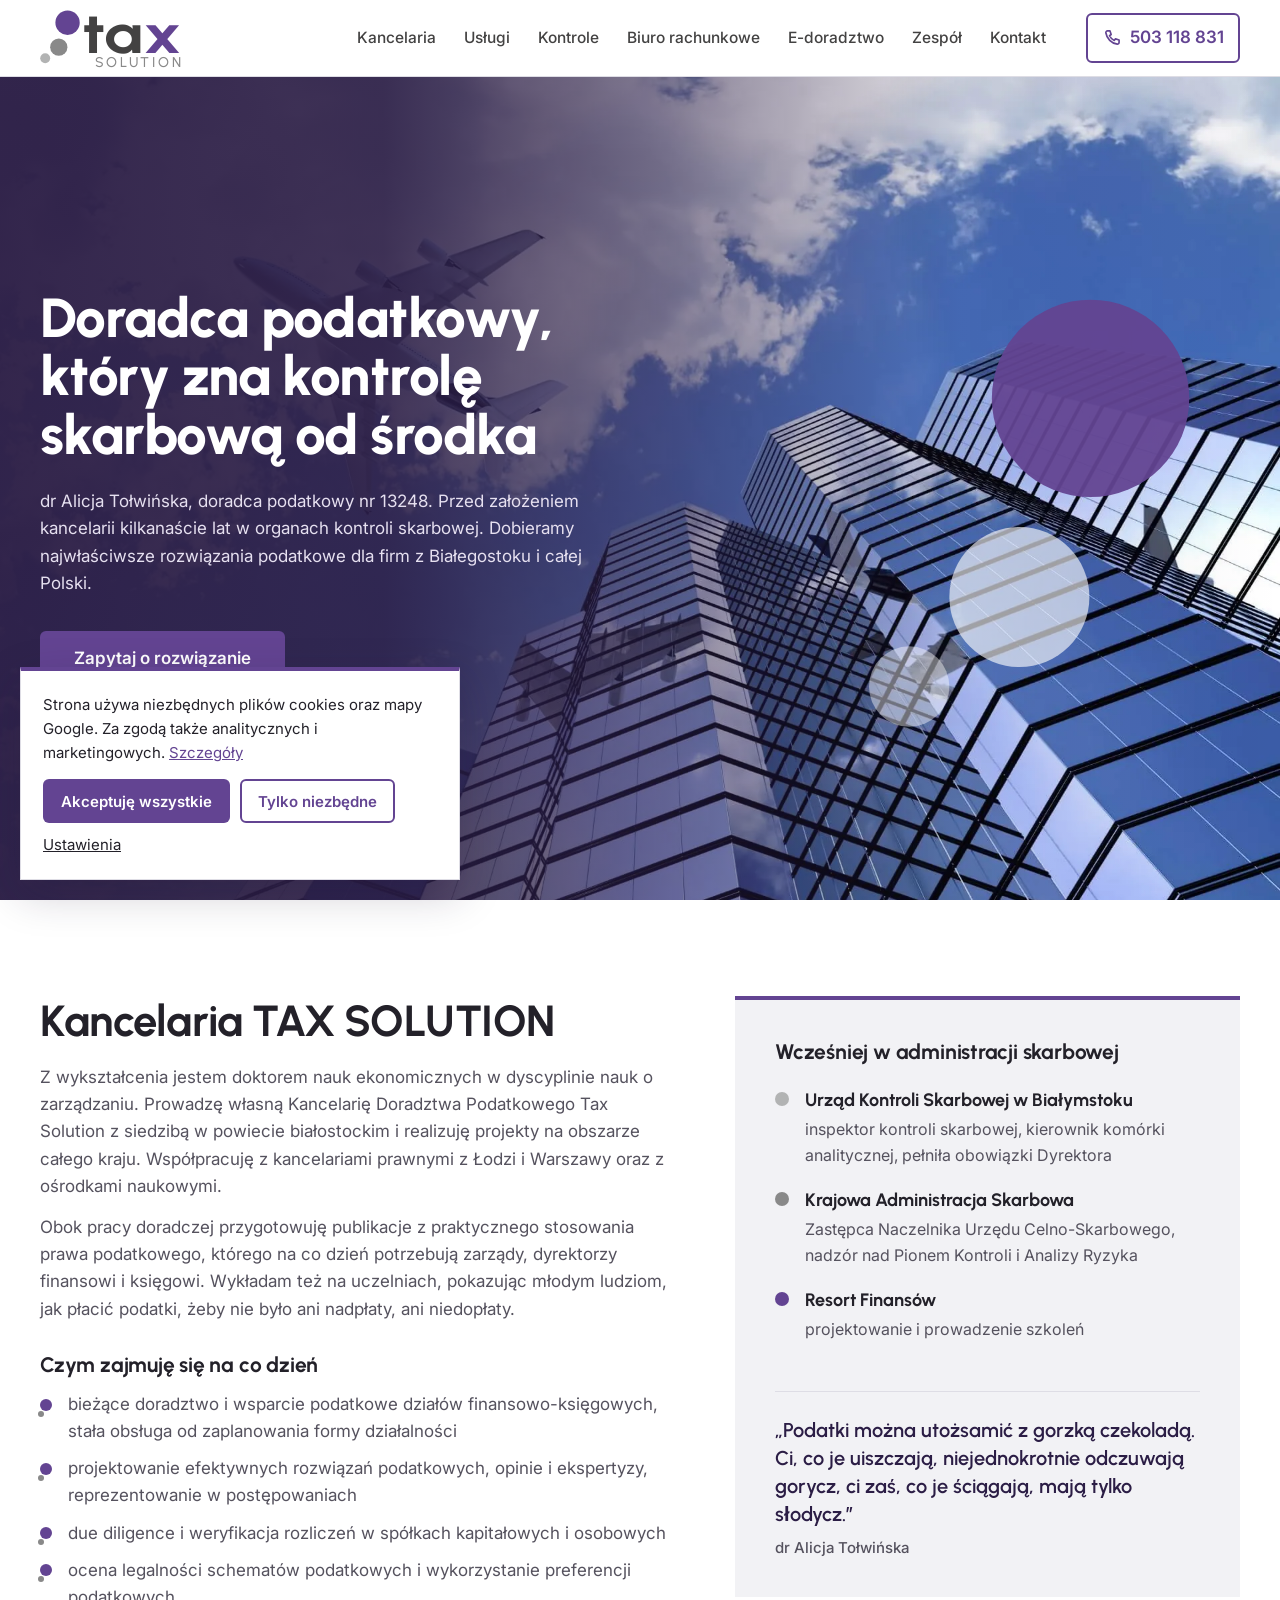
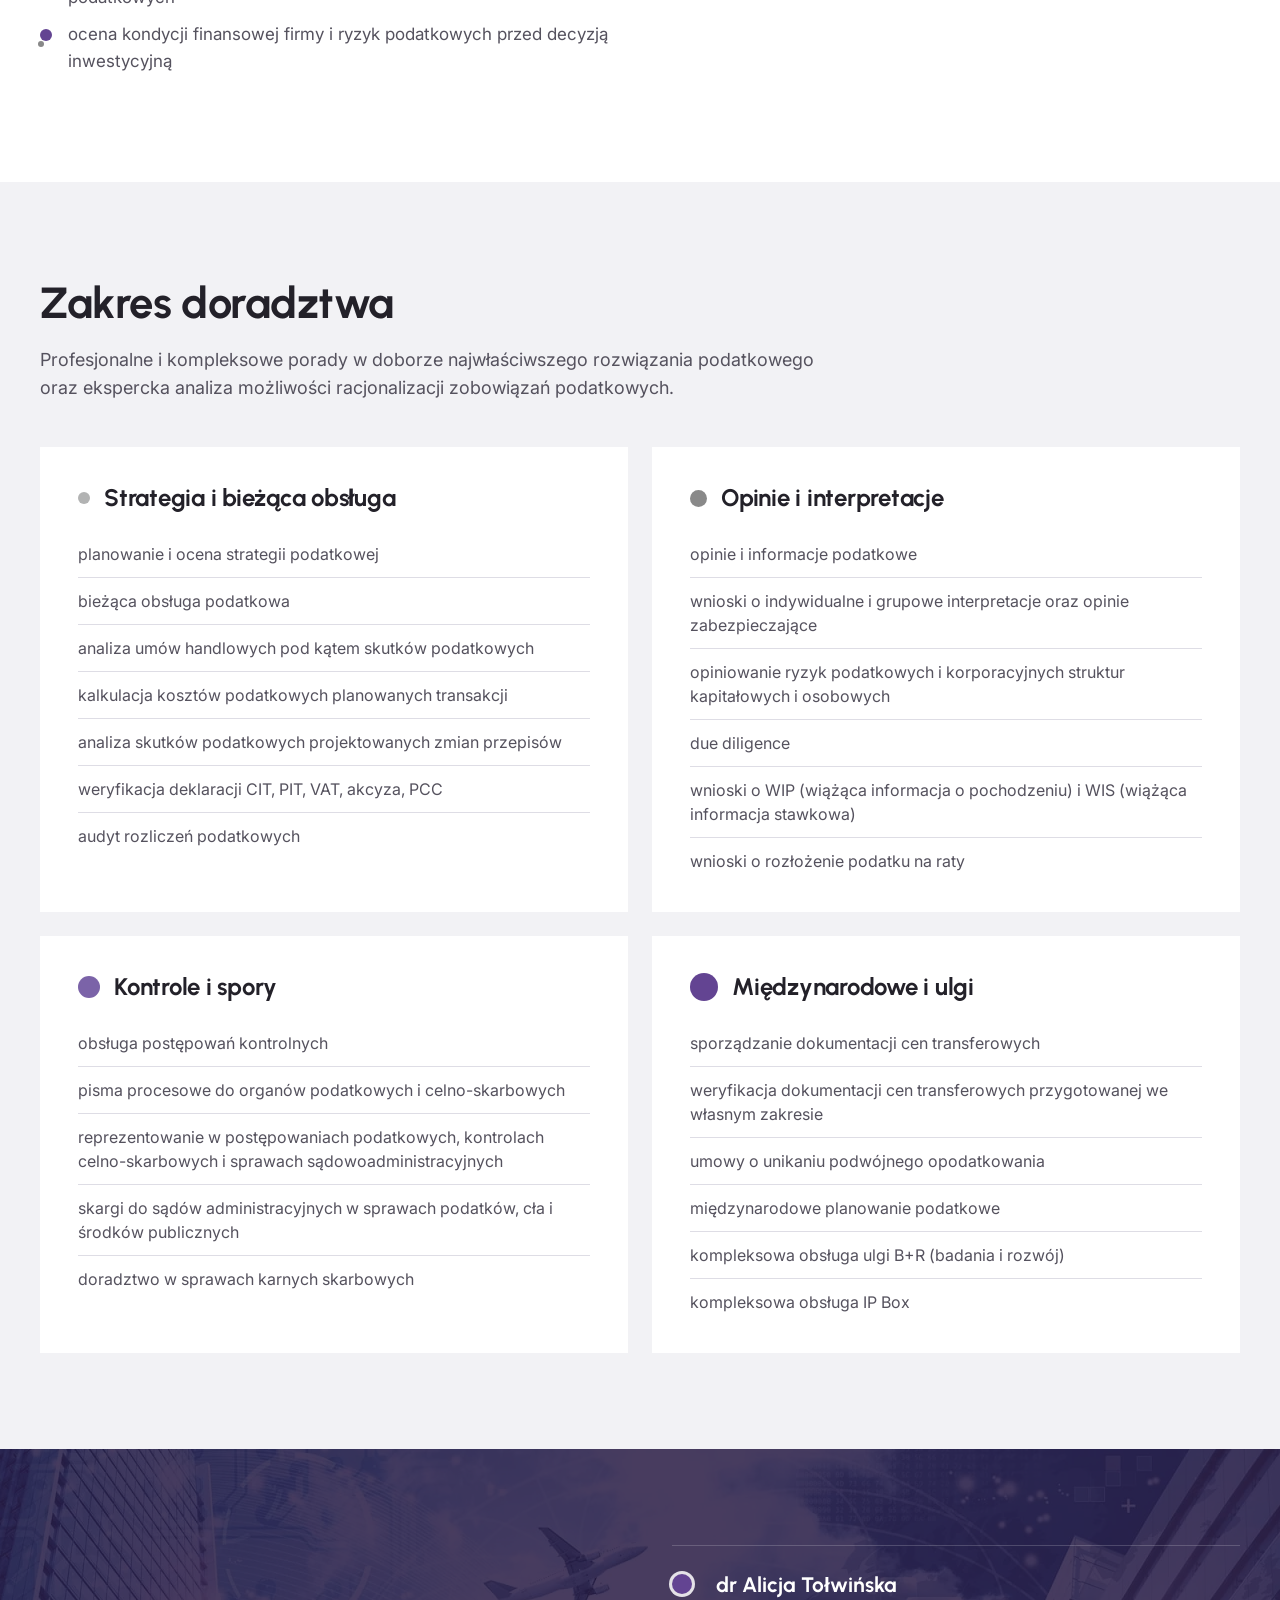
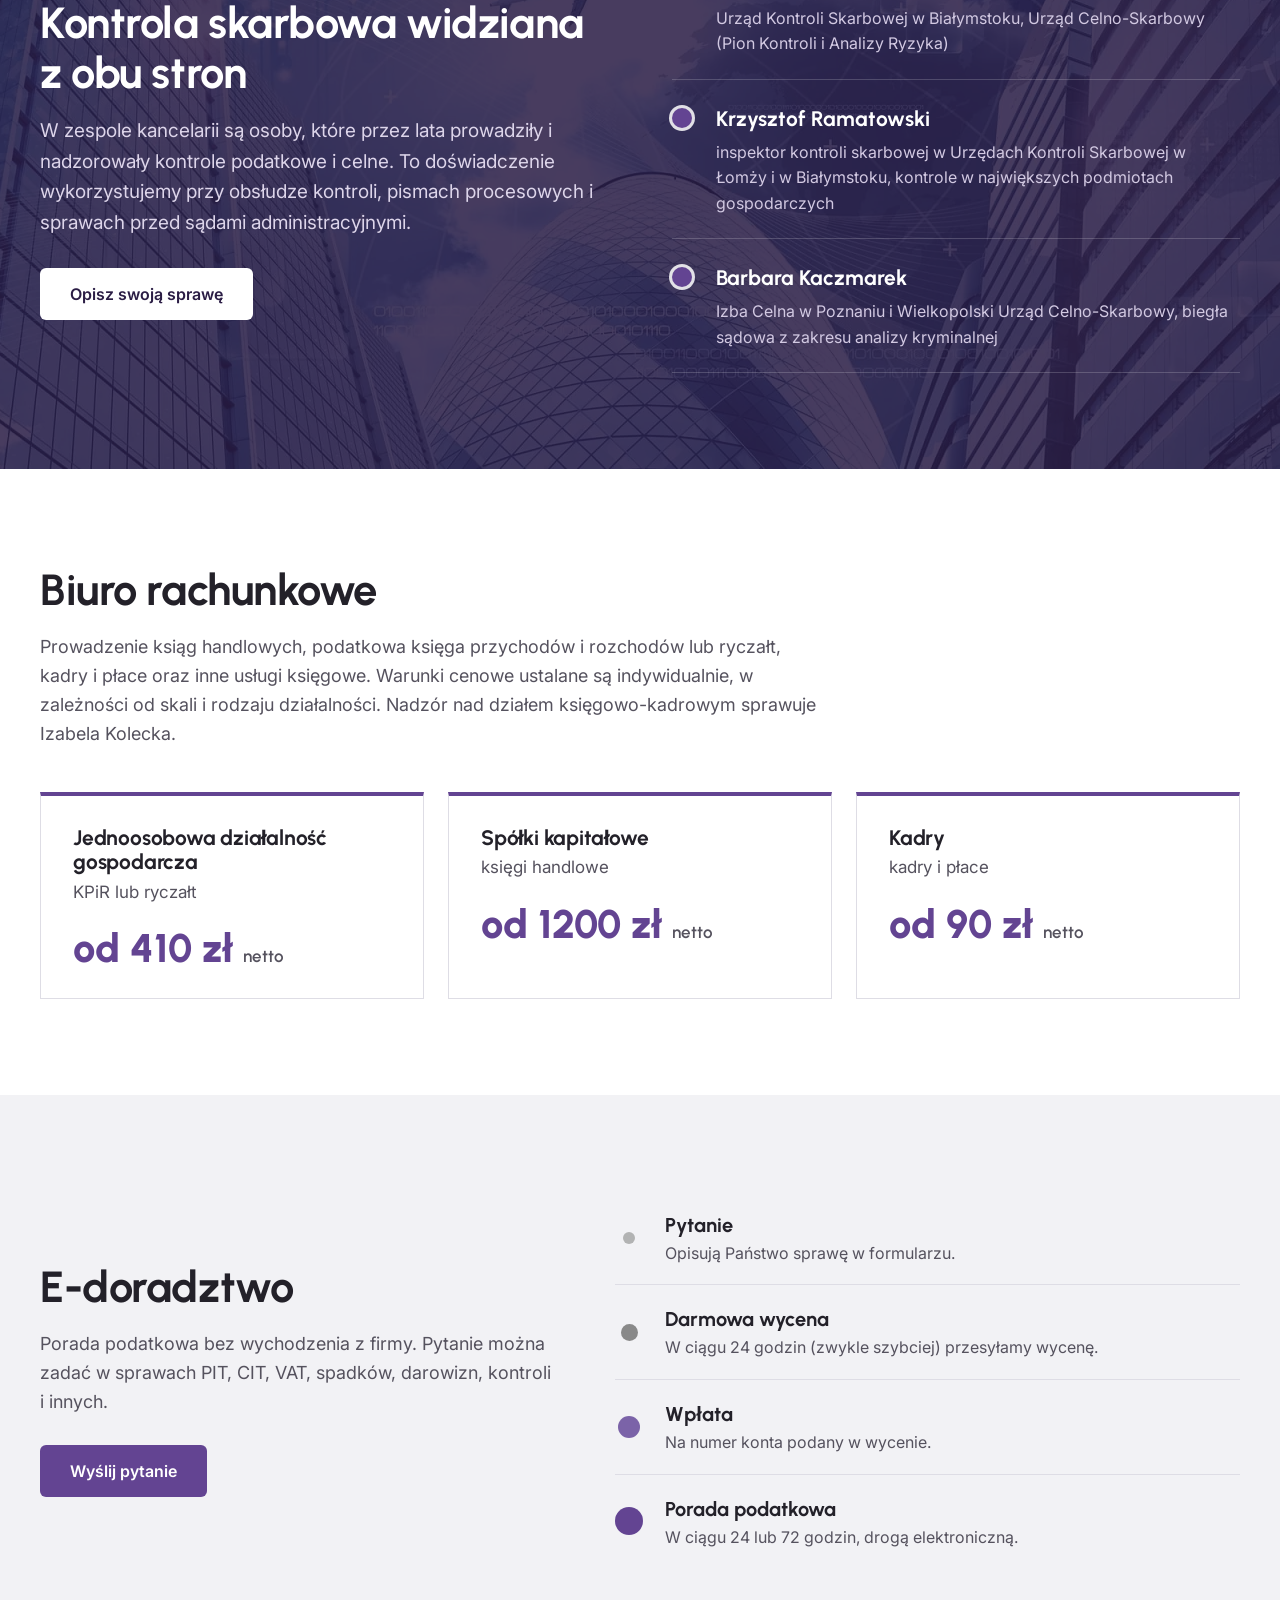
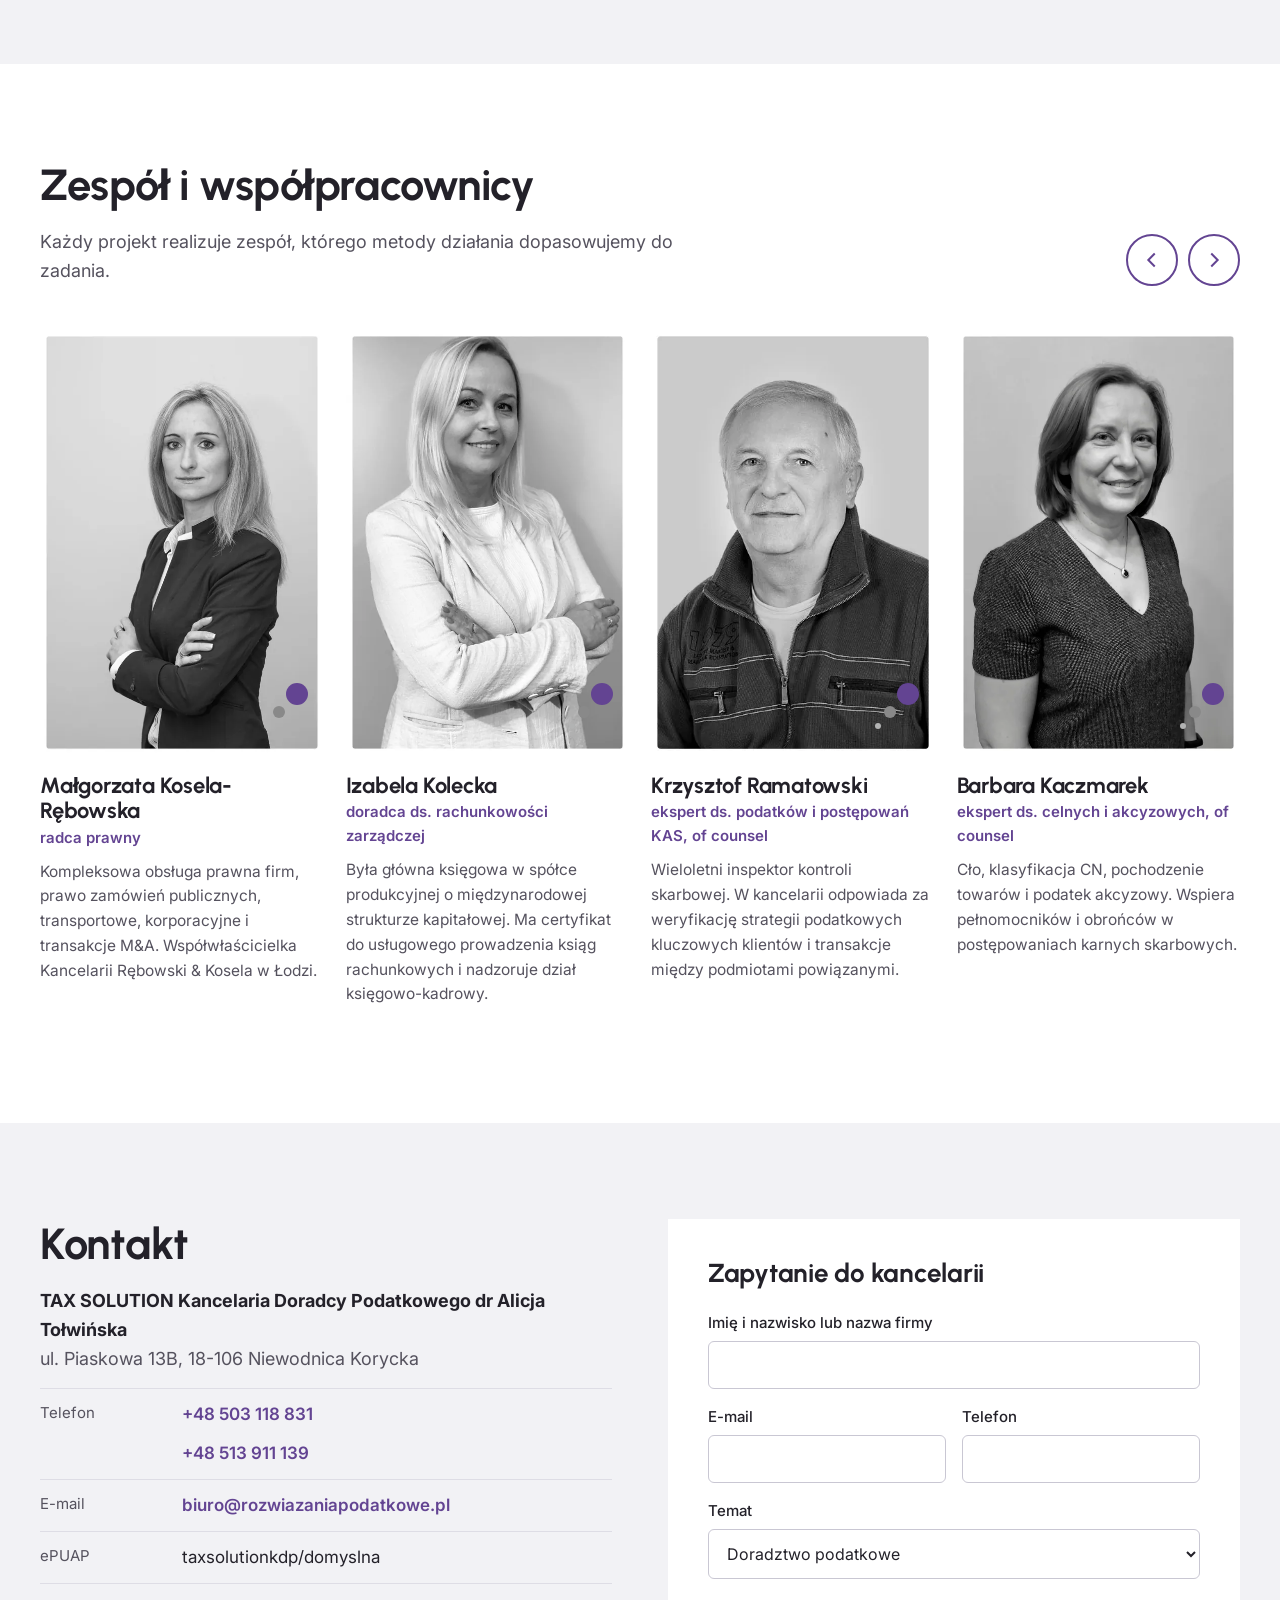
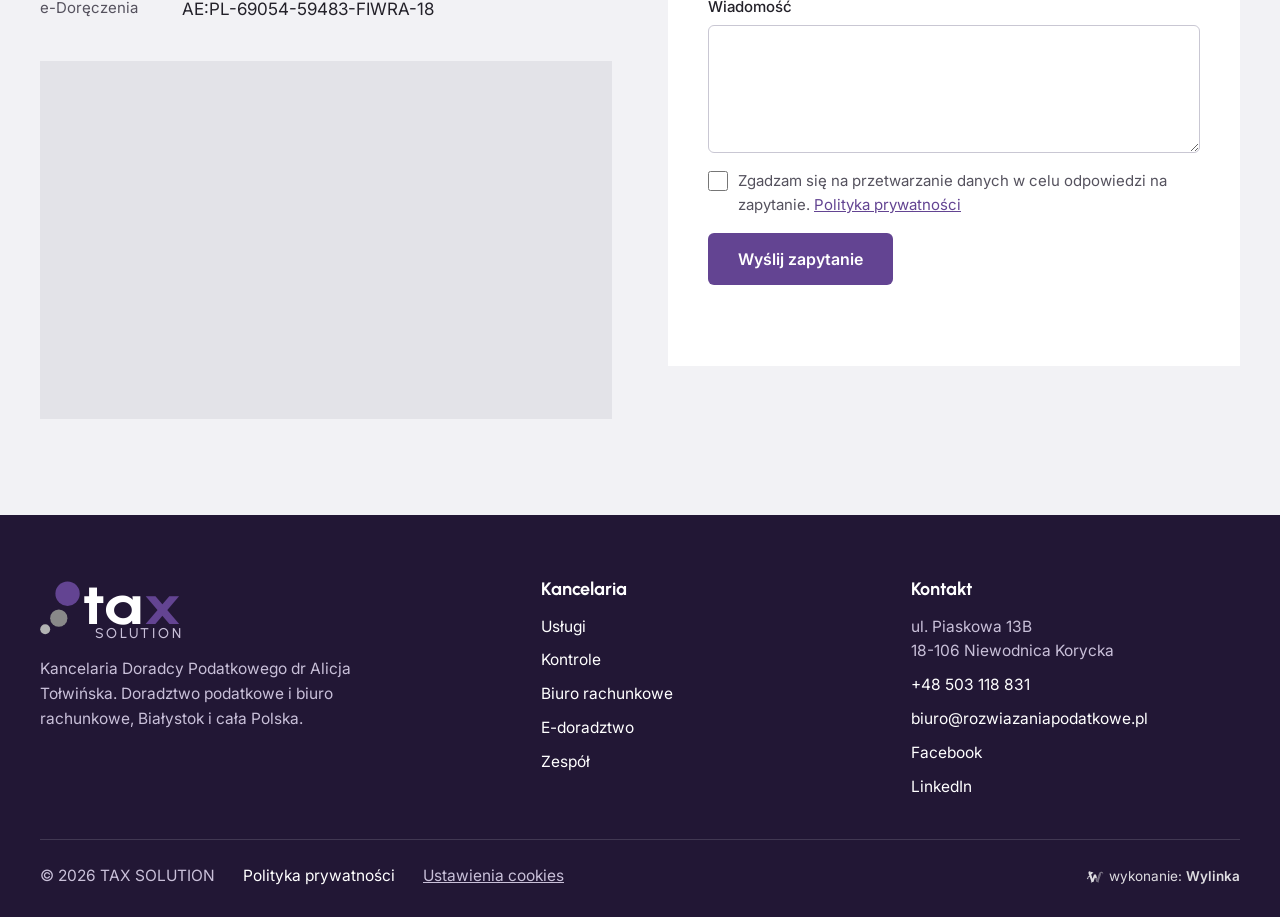
<file: index.html>
<!doctype html>
<html lang="pl">
<head>
<meta charset="utf-8">
<meta name="viewport" content="width=device-width,initial-scale=1,viewport-fit=cover">
<meta name="robots" content="noindex,nofollow">
<title>Doradca podatkowy Białystok - TAX SOLUTION dr Alicja Tołwińska</title>
<meta name="description" content="TAX SOLUTION Kancelaria Doradcy Podatkowego dr Alicja Tołwińska (wpis nr 13248): doradztwo podatkowe, obsługa kontroli skarbowych, ceny transferowe, ulga B+R i IP Box, biuro rachunkowe. Białystok i cała Polska.">
<meta name="theme-color" content="#2B1D45">
<link rel="icon" href="data:image/svg+xml,%3Csvg xmlns='http://www.w3.org/2000/svg' viewBox='0 0 64 64'%3E%3Ccircle cx='9' cy='54' r='8' fill='%23B2B3B3'/%3E%3Ccircle cx='24' cy='37' r='12' fill='%23898989'/%3E%3Ccircle cx='43' cy='20' r='19' fill='%23634492'/%3E%3C/svg%3E">
<link rel="preconnect" href="https://fonts.googleapis.com">
<link rel="preconnect" href="https://fonts.gstatic.com" crossorigin>
<link href="https://fonts.googleapis.com/css2?family=Inter:wght@400;500;600&family=Urbanist:wght@600;700;800&display=swap" rel="stylesheet">
<link rel="preload" as="image" href="img/wiezowce.webp" media="(min-width:761px)">
<link rel="preload" as="image" href="img/wiezowce-tel.webp" media="(max-width:760px)">
<link rel="stylesheet" href="styl.css">
<style>
.wylinka-badge{display:inline-flex;align-items:center;gap:.4em;color:inherit;text-decoration:none;font-size:.875em;line-height:1;opacity:.85}
.wylinka-badge:hover,.wylinka-badge:focus-visible{opacity:1}
.wylinka-badge:focus-visible{outline:2px solid currentColor;outline-offset:3px;border-radius:2px}
.wylinka-badge svg{width:18px;height:18px;flex:none;overflow:visible}
.wylinka-badge b{font-weight:600}
.wylinka-badge .wy-old{opacity:.45;transform-origin:40px 30px;transition:transform .32s cubic-bezier(.3,.7,.4,1),opacity .32s ease-out}
.wylinka-badge .wy-pod{opacity:0;transition:opacity .2s ease-out .08s}
.wylinka-badge:hover .wy-old,.wylinka-badge:focus-visible .wy-old{transform:translate(9px,7px) rotate(9deg);opacity:0}
.wylinka-badge:hover .wy-pod,.wylinka-badge:focus-visible .wy-pod{opacity:1}
@media (prefers-reduced-motion:reduce){.wylinka-badge .wy-old,.wylinka-badge .wy-pod{transition:none}.wylinka-badge:hover .wy-old,.wylinka-badge:focus-visible .wy-old{transform:none;opacity:.45}.wylinka-badge:hover .wy-pod,.wylinka-badge:focus-visible .wy-pod{opacity:0}}
</style>
</head>
<body>
<svg width="0" height="0" style="position:absolute" aria-hidden="true">
  <defs>
    <symbol id="logo" viewBox="0 0 500 212">
      <circle cx="17.5" cy="177.5" r="17.5" fill="#B2B3B3"/>
      <circle cx="65.5" cy="138.5" r="30.5" fill="#898989"/>
      <circle cx="96.5" cy="52" r="43" fill="#634492"/>
      <text x="146" y="160" font-family="Urbanist,Arial,sans-serif" font-size="196" font-weight="700" textLength="352" lengthAdjust="spacingAndGlyphs" style="fill:var(--logo-tekst,#434242)">ta<tspan fill="#634492">x</tspan></text>
      <text x="192" y="208" font-family="Urbanist,Arial,sans-serif" font-size="50" font-weight="500" textLength="304" lengthAdjust="spacing" style="fill:var(--logo-sub,#898989)">SOLUTION</text>
    </symbol>
  </defs>
</svg>

<header class="naglowek">
  <div class="wrap nag-in">
    <a class="logo" href="#top" aria-label="TAX SOLUTION Kancelaria Doradcy Podatkowego, strona główna"><svg><use href="#logo"/></svg></a>
    <nav class="menu" id="menu" aria-label="Menu główne">
      <a href="#kancelaria">Kancelaria</a>
      <a href="#uslugi">Usługi</a>
      <a href="#kontrole">Kontrole</a>
      <a href="#biuro">Biuro rachunkowe</a>
      <a href="#e-doradztwo">E-doradztwo</a>
      <a href="#zespol">Zespół</a>
      <a href="#kontakt">Kontakt</a>
    </nav>
    <a class="nag-tel" href="tel:+48503118831" aria-label="Zadzwoń: 503 118 831">
      <svg viewBox="0 0 24 24" aria-hidden="true"><path d="M6.6 3.5h3l1.4 4.3-2 1.5a12.5 12.5 0 0 0 5.7 5.7l1.5-2 4.3 1.4v3a2 2 0 0 1-2.2 2A16.5 16.5 0 0 1 4.6 5.7a2 2 0 0 1 2-2.2z" fill="none" stroke="currentColor" stroke-width="2" stroke-linejoin="round"/></svg>
      <span>503 118 831</span>
    </a>
    <button class="burger" id="burger" aria-expanded="false" aria-controls="menu" aria-label="Otwórz menu"><span></span><span></span><span></span></button>
  </div>
</header>

<main id="top">
  <section class="hero">
    <div class="hero-foto">
      <picture>
        <source media="(max-width:760px)" srcset="img/wiezowce-tel.webp">
        <img src="img/wiezowce.webp" alt="Szklane wieżowce biurowe na tle nieba" width="1920" height="1319" fetchpriority="high">
      </picture>
      <svg class="hero-kropki" viewBox="0 0 140 196" aria-hidden="true">
        <circle cx="17.5" cy="177.5" r="17.5"/>
        <circle cx="65.5" cy="138.5" r="30.5"/>
        <circle cx="96.5" cy="52" r="43"/>
      </svg>
    </div>
    <div class="hero-in">
      <div class="wrap">
        <div class="hero-tekst">
          <h1>Doradca podatkowy, który zna kontrolę skarbową od środka</h1>
          <p class="lead">dr Alicja Tołwińska, doradca podatkowy nr 13248. Przed założeniem kancelarii kilkanaście lat w organach kontroli skarbowej. Dobieramy najwłaściwsze rozwiązania podatkowe dla firm z Białegostoku i całej Polski.</p>
          <a class="btn btn-fiolet" href="#kontakt">Zapytaj o rozwiązanie</a>
        </div>
      </div>
    </div>
  </section>

  <section class="sekcja kancelaria" id="kancelaria">
    <div class="wrap kan-siatka">
      <div class="kan-tekst">
        <h2>Kancelaria TAX SOLUTION</h2>
        <p>Z wykształcenia jestem doktorem nauk ekonomicznych w dyscyplinie nauk o zarządzaniu. Prowadzę własną Kancelarię Doradztwa Podatkowego Tax Solution z siedzibą w powiecie białostockim i realizuję projekty na obszarze całego kraju. Współpracuję z kancelariami prawnymi z Łodzi i Warszawy oraz z ośrodkami naukowymi.</p>
        <p>Obok pracy doradczej przygotowuję publikacje z praktycznego stosowania prawa podatkowego, którego na co dzień potrzebują zarządy, dyrektorzy finansowi i księgowi. Wykładam też na uczelniach, pokazując młodym ludziom, jak płacić podatki, żeby nie było ani nadpłaty, ani niedopłaty.</p>
        <h3>Czym zajmuję się na co dzień</h3>
        <ul class="kropki-lista">
          <li>bieżące doradztwo i wsparcie podatkowe działów finansowo-księgowych, stała obsługa od zaplanowania formy działalności</li>
          <li>projektowanie efektywnych rozwiązań podatkowych, opinie i ekspertyzy, reprezentowanie w postępowaniach</li>
          <li>due diligence i weryfikacja rozliczeń w spółkach kapitałowych i osobowych</li>
          <li>ocena legalności schematów podatkowych i wykorzystanie preferencji podatkowych</li>
          <li>ocena kondycji finansowej firmy i ryzyk podatkowych przed decyzją inwestycyjną</li>
        </ul>
      </div>
      <aside class="kan-bok">
        <h3>Wcześniej w administracji skarbowej</h3>
        <ul class="sciezka">
          <li><b>Urząd Kontroli Skarbowej w Białymstoku</b>inspektor kontroli skarbowej, kierownik komórki analitycznej, pełniła obowiązki Dyrektora</li>
          <li><b>Krajowa Administracja Skarbowa</b>Zastępca Naczelnika Urzędu Celno-Skarbowego, nadzór nad Pionem Kontroli i Analizy Ryzyka</li>
          <li><b>Resort Finansów</b>projektowanie i prowadzenie szkoleń</li>
        </ul>
        <blockquote>„Podatki można utożsamić z gorzką czekoladą. Ci, co je uiszczają, niejednokrotnie odczuwają gorycz, ci zaś, co je ściągają, mają tylko słodycz.”<cite>dr Alicja Tołwińska</cite></blockquote>
      </aside>
    </div>
  </section>

  <section class="sekcja uslugi" id="uslugi">
    <div class="wrap">
      <div class="sek-glowa">
        <h2>Zakres doradztwa</h2>
        <p>Profesjonalne i kompleksowe porady w doborze najwłaściwszego rozwiązania podatkowego oraz ekspercka analiza możliwości racjonalizacji zobowiązań podatkowych.</p>
      </div>
      <div class="obszary">
        <article class="obszar">
          <h3><i class="kr kr1" aria-hidden="true"></i>Strategia i bieżąca obsługa</h3>
          <ul>
            <li>planowanie i ocena strategii podatkowej</li>
            <li>bieżąca obsługa podatkowa</li>
            <li>analiza umów handlowych pod kątem skutków podatkowych</li>
            <li>kalkulacja kosztów podatkowych planowanych transakcji</li>
            <li>analiza skutków podatkowych projektowanych zmian przepisów</li>
            <li>weryfikacja deklaracji CIT, PIT, VAT, akcyza, PCC</li>
            <li>audyt rozliczeń podatkowych</li>
          </ul>
        </article>
        <article class="obszar">
          <h3><i class="kr kr2" aria-hidden="true"></i>Opinie i interpretacje</h3>
          <ul>
            <li>opinie i informacje podatkowe</li>
            <li>wnioski o indywidualne i grupowe interpretacje oraz opinie zabezpieczające</li>
            <li>opiniowanie ryzyk podatkowych i korporacyjnych struktur kapitałowych i osobowych</li>
            <li>due diligence</li>
            <li>wnioski o WIP (wiążąca informacja o pochodzeniu) i WIS (wiążąca informacja stawkowa)</li>
            <li>wnioski o rozłożenie podatku na raty</li>
          </ul>
        </article>
        <article class="obszar">
          <h3><i class="kr kr3" aria-hidden="true"></i>Kontrole i spory</h3>
          <ul>
            <li>obsługa postępowań kontrolnych</li>
            <li>pisma procesowe do organów podatkowych i celno-skarbowych</li>
            <li>reprezentowanie w postępowaniach podatkowych, kontrolach celno-skarbowych i sprawach sądowoadministracyjnych</li>
            <li>skargi do sądów administracyjnych w sprawach podatków, cła i środków publicznych</li>
            <li>doradztwo w sprawach karnych skarbowych</li>
          </ul>
        </article>
        <article class="obszar">
          <h3><i class="kr kr4" aria-hidden="true"></i>Międzynarodowe i ulgi</h3>
          <ul>
            <li>sporządzanie dokumentacji cen transferowych</li>
            <li>weryfikacja dokumentacji cen transferowych przygotowanej we własnym zakresie</li>
            <li>umowy o unikaniu podwójnego opodatkowania</li>
            <li>międzynarodowe planowanie podatkowe</li>
            <li>kompleksowa obsługa ulgi B+R (badania i rozwój)</li>
            <li>kompleksowa obsługa IP Box</li>
          </ul>
        </article>
      </div>
    </div>
  </section>

  <section class="sekcja kontrole" id="kontrole">
    <div class="wrap kon-siatka">
      <div>
        <h2>Kontrola skarbowa widziana z obu stron</h2>
        <p class="kon-lead">W zespole kancelarii są osoby, które przez lata prowadziły i nadzorowały kontrole podatkowe i celne. To doświadczenie wykorzystujemy przy obsłudze kontroli, pismach procesowych i sprawach przed sądami administracyjnymi.</p>
        <a class="btn btn-bialy" href="#kontakt">Opisz swoją sprawę</a>
      </div>
      <ul class="kon-lista">
        <li><b>dr Alicja Tołwińska</b>Urząd Kontroli Skarbowej w Białymstoku, Urząd Celno-Skarbowy (Pion Kontroli i Analizy Ryzyka)</li>
        <li><b>Krzysztof Ramatowski</b>inspektor kontroli skarbowej w Urzędach Kontroli Skarbowej w Łomży i w Białymstoku, kontrole w największych podmiotach gospodarczych</li>
        <li><b>Barbara Kaczmarek</b>Izba Celna w Poznaniu i Wielkopolski Urząd Celno-Skarbowy, biegła sądowa z zakresu analizy kryminalnej</li>
      </ul>
    </div>
  </section>

  <section class="sekcja biuro" id="biuro">
    <div class="wrap">
      <div class="sek-glowa">
        <h2>Biuro rachunkowe</h2>
        <p>Prowadzenie ksiąg handlowych, podatkowa księga przychodów i rozchodów lub ryczałt, kadry i płace oraz inne usługi księgowe. Warunki cenowe ustalane są indywidualnie, w zależności od skali i rodzaju działalności. Nadzór nad działem księgowo-kadrowym sprawuje Izabela Kolecka.</p>
      </div>
      <div class="ceny">
        <div class="cena"><h3>Jednoosobowa działalność gospodarcza</h3><p>KPiR lub ryczałt</p><strong>od 410 zł <small>netto</small></strong></div>
        <div class="cena"><h3>Spółki kapitałowe</h3><p>księgi handlowe</p><strong>od 1200 zł <small>netto</small></strong></div>
        <div class="cena"><h3>Kadry</h3><p>kadry i płace</p><strong>od 90 zł <small>netto</small></strong></div>
      </div>
    </div>
  </section>

  <section class="sekcja edor" id="e-doradztwo">
    <div class="wrap edor-siatka">
      <div>
        <h2>E-doradztwo</h2>
        <p>Porada podatkowa bez wychodzenia z firmy. Pytanie można zadać w sprawach PIT, CIT, VAT, spadków, darowizn, kontroli i innych.</p>
        <a class="btn btn-fiolet" href="#kontakt" data-temat="E-doradztwo">Wyślij pytanie</a>
      </div>
      <ol class="kroki">
        <li><i class="kr kr1" aria-hidden="true"></i><div><b>Pytanie</b>Opisują Państwo sprawę w formularzu.</div></li>
        <li><i class="kr kr2" aria-hidden="true"></i><div><b>Darmowa wycena</b>W ciągu 24 godzin (zwykle szybciej) przesyłamy wycenę.</div></li>
        <li><i class="kr kr3" aria-hidden="true"></i><div><b>Wpłata</b>Na numer konta podany w wycenie.</div></li>
        <li><i class="kr kr4" aria-hidden="true"></i><div><b>Porada podatkowa</b>W ciągu 24 lub 72 godzin, drogą elektroniczną.</div></li>
      </ol>
    </div>
  </section>

  <section class="sekcja zespol" id="zespol">
    <div class="wrap">
      <div class="sek-glowa sek-glowa-strz">
        <div>
          <h2>Zespół i współpracownicy</h2>
          <p>Każdy projekt realizuje zespół, którego metody działania dopasowujemy do zadania.</p>
        </div>
        <div class="strzalki">
          <button class="strz" data-kier="-1" aria-label="Poprzednia osoba"><svg viewBox="0 0 24 24" aria-hidden="true"><path d="M15 5l-7 7 7 7" fill="none" stroke="currentColor" stroke-width="2.2"/></svg></button>
          <button class="strz" data-kier="1" aria-label="Następna osoba"><svg viewBox="0 0 24 24" aria-hidden="true"><path d="M9 5l7 7-7 7" fill="none" stroke="currentColor" stroke-width="2.2"/></svg></button>
        </div>
      </div>
      <div class="karty" id="karty" tabindex="0" aria-label="Zespół, przewiń w bok">
        <article class="karta">
          <div class="karta-foto"><img src="img/kosela-rebowska.webp" alt="Małgorzata Kosela-Rębowska" width="560" height="838" loading="lazy" draggable="false"></div>
          <h3>Małgorzata Kosela-Rębowska</h3>
          <p class="rola">radca prawny</p>
          <p>Kompleksowa obsługa prawna firm, prawo zamówień publicznych, transportowe, korporacyjne i transakcje M&amp;A. Współwłaścicielka Kancelarii Rębowski &amp; Kosela w Łodzi.</p>
        </article>
        <article class="karta">
          <div class="karta-foto"><img src="img/kolecka.webp" alt="Izabela Kolecka" width="560" height="840" loading="lazy" draggable="false"></div>
          <h3>Izabela Kolecka</h3>
          <p class="rola">doradca ds. rachunkowości zarządczej</p>
          <p>Była główna księgowa w spółce produkcyjnej o międzynarodowej strukturze kapitałowej. Ma certyfikat do usługowego prowadzenia ksiąg rachunkowych i nadzoruje dział księgowo-kadrowy.</p>
        </article>
        <article class="karta">
          <div class="karta-foto"><img src="img/ramatowski.webp" alt="Krzysztof Ramatowski" width="409" height="614" loading="lazy" draggable="false"></div>
          <h3>Krzysztof Ramatowski</h3>
          <p class="rola">ekspert ds. podatków i postępowań KAS, of counsel</p>
          <p>Wieloletni inspektor kontroli skarbowej. W kancelarii odpowiada za weryfikację strategii podatkowych kluczowych klientów i transakcje między podmiotami powiązanymi.</p>
        </article>
        <article class="karta">
          <div class="karta-foto"><img src="img/kaczmarek.webp" alt="Barbara Kaczmarek" width="560" height="840" loading="lazy" draggable="false"></div>
          <h3>Barbara Kaczmarek</h3>
          <p class="rola">ekspert ds. celnych i akcyzowych, of counsel</p>
          <p>Cło, klasyfikacja CN, pochodzenie towarów i podatek akcyzowy. Wspiera pełnomocników i obrońców w postępowaniach karnych skarbowych.</p>
        </article>
        <article class="karta">
          <div class="karta-foto"><img src="img/rebowski.webp" alt="Krzysztof Rębowski" width="560" height="838" loading="lazy" draggable="false"></div>
          <h3>Krzysztof Rębowski</h3>
          <p class="rola">adwokat</p>
          <p>Prawo kontraktów i spółek, M&amp;A, postępowania administracyjne oraz karne skarbowe w sprawach podatków dochodowych i VAT. Założyciel Kancelarii Rębowski &amp; Kosela.</p>
        </article>
      </div>
    </div>
  </section>

  <section class="sekcja kontakt" id="kontakt">
    <div class="wrap kontakt-siatka">
      <div class="kontakt-dane">
        <h2>Kontakt</h2>
        <p class="adres"><b>TAX SOLUTION Kancelaria Doradcy Podatkowego dr Alicja Tołwińska</b><br>ul. Piaskowa 13B, 18-106 Niewodnica Korycka</p>
        <ul class="kontakt-lista">
          <li><span>Telefon</span><a href="tel:+48503118831">+48 503 118 831</a><br><a href="tel:+48513911139">+48 513 911 139</a></li>
          <li><span>E-mail</span><a href="mailto:biuro@rozwiazaniapodatkowe.pl">biuro@rozwiazaniapodatkowe.pl</a></li>
          <li><span>ePUAP</span>taxsolutionkdp/domyslna</li>
          <li><span>e-Doręczenia</span>AE:PL-69054-59483-FIWRA-18</li>
        </ul>
        <div class="mapa">
          <iframe title="Mapa dojazdu: ul. Piaskowa 13B, Niewodnica Korycka" src="https://www.google.com/maps?q=Piaskowa+13B,+18-106+Niewodnica+Korycka&amp;output=embed" loading="lazy" referrerpolicy="no-referrer-when-downgrade"></iframe>
        </div>
      </div>
      <form class="formularz" id="formularz" novalidate>
        <h3>Zapytanie do kancelarii</h3>
        <label>Imię i nazwisko lub nazwa firmy<input name="nazwa" required autocomplete="name"></label>
        <div class="dwa">
          <label>E-mail<input type="email" name="email" required autocomplete="email"></label>
          <label>Telefon<input type="tel" name="tel" autocomplete="tel"></label>
        </div>
        <label>Temat
          <select name="temat" id="temat">
            <option>Doradztwo podatkowe</option>
            <option>E-doradztwo</option>
            <option>Kontrola lub postępowanie</option>
            <option>Biuro rachunkowe</option>
            <option>Inne</option>
          </select>
        </label>
        <label>Wiadomość<textarea name="tresc" rows="5"></textarea></label>
        <label class="zgoda"><input type="checkbox" required> <span>Zgadzam się na przetwarzanie danych w celu odpowiedzi na zapytanie. <a href="polityka.html">Polityka prywatności</a></span></label>
        <button class="btn btn-fiolet" type="submit">Wyślij zapytanie</button>
        <p class="form-info" id="form-info" aria-live="polite"></p>
      </form>
    </div>
  </section>
</main>

<footer class="stopka">
  <div class="wrap">
    <div class="stopka-gora">
      <div class="stopka-marka">
        <a class="logo logo-bialy" href="#top" aria-label="TAX SOLUTION, do góry"><svg><use href="#logo"/></svg></a>
        <p>Kancelaria Doradcy Podatkowego dr Alicja Tołwińska. Doradztwo podatkowe i biuro rachunkowe, Białystok i cała Polska.</p>
      </div>
      <div class="stopka-kol">
        <h4>Kancelaria</h4>
        <a href="#uslugi">Usługi</a><a href="#kontrole">Kontrole</a><a href="#biuro">Biuro rachunkowe</a><a href="#e-doradztwo">E-doradztwo</a><a href="#zespol">Zespół</a>
      </div>
      <div class="stopka-kol">
        <h4>Kontakt</h4>
        <span>ul. Piaskowa 13B<br>18-106 Niewodnica Korycka</span>
        <a href="tel:+48503118831">+48 503 118 831</a>
        <a href="mailto:biuro@rozwiazaniapodatkowe.pl">biuro@rozwiazaniapodatkowe.pl</a>
        <a href="https://www.facebook.com/TAXSOLUTION.Kancelaria" rel="noopener">Facebook</a>
        <a href="https://www.linkedin.com/company/taxsolution-poland/" rel="noopener">LinkedIn</a>
      </div>
    </div>
    <div class="stopka-dol">
      <span>© <span id="rok">2026</span> TAX SOLUTION</span>
      <a href="polityka.html">Polityka prywatności</a>
      <button class="link-btn" type="button" data-cookies-ustawienia>Ustawienia cookies</button>
      <a class="wylinka-badge" href="https://wylinka.pl/?utm_source=rozwiazaniapodatkowe.pl&amp;utm_medium=stopka&amp;utm_campaign=wykonanie" rel="noopener" title="Strona wykonana przez Wylinka"><svg viewBox="0 0 64 64" aria-hidden="true" focusable="false" fill="currentColor"><path d="M9.8 22.8l-1.2-7.9 2.2-3.7 15.5 4.6-.5 1.5-7.2 5.5 4.7 15.6 5-15.6 7 0 4.1 12.7-4.2-.9-2.6 1.8-.8-2.2-5.3 15.6-4.3 0 .4 .2-2.1 2.8-1.3-1.1 1.1-1.4-3.1 .2-.1-1.7 2.2-.1-5.7-16.5-4.8 .6-.8 3.1 0 .5-.3 .5 .8 2.2-1.6 .5-.4-1.3-.8 1.6-1.5-.8 .8-1.6-1.4 .6-.6-1.6 2.3-.8 .2-.4 1.3-4.8 5.9-.8-2.4-6.9zM15.2 13.7l-.1-.4-.4 .8-.1 .8 .1 1 .1 .4 .3 .7 .3-.9 .1-.7 0-.8z"/><path class="wy-pod" d="M37.1 49.8l-4.5-13.3 2.6-1.8 4.2 .9 .9 2.8 3-9.7 0-.5 .1-.8 3.2-8.4 .5-1 .6-1 .9-1.1 1.3-1 1.1-.7 1.4-.5 1.4-.3 .7 0 .9 0 1.2 .3 1.4 .6 .8 .5 .7 .7 .6 .7 .5 .9 .3 .9 .1 .9 0 .8-.2 .9-.5 .9-.5 .6-.7 .5-.7 .3-.1-.1 0-.1 .5-.5 .3-.7 .2-.5 0-.6-.1-.6-.3-.7-.4-.5-.4-.4-.5-.3-.6-.3-.7 0-.7 .1-.6 .1-.5 .4-.5 .5-.3 .5-.2 .7-.1 1.5-1.4 5.1-.8 3.3-.3 .7-.5 .7-6 17.5 1.9 .1-.1 1.7-3.1-.2 1.1 1.4-1.3 1.1-2.1-2.8 .4-.2z"/><path class="wy-old" d="M40.8 50l.4-.2-4.1 0-4.2-12.5 2.5-1.7 4.3 .9 .6 1.9 .6-1.6 0-.3 2.4-7.8 0-.5 .1-.8 3.2-8.4 .4-.8 .6-.9 .9-1.2 .9-.9 1.3-.8 1.4-.6 1.2-.3 1.4-.1 1.3 .1 .6 .2 .8 .3 1.1 .6 .9 .7 .7 .9 .5 .9 .3 .9 .1 1.1-.1 .9-.3 .9-.4 .7-.6 .7-.6 .4-.6 .2-.1-.1 0-.1 .5-.5 .3-.7 .2-.5 0-.5-.1-.6-.2-.6-.3-.5-.4-.5-.5-.3-.6-.3-.7-.1-.6 0-.6 .1-.6 .3-.6 .5-.3 .4-.2 .5-.1 .5-.1 1.5-1.4 5.1-.8 3.3-.3 .7-.5 .7-6 17.5 1.9 .1-.1 1.7-3.1-.2 1.1 1.4-1.3 1.1zM49.6 17.1l.6 1.7-1.5 1.9 .4 .4 1.8-2.1-.7-2.1zM48.1 28.3l.5 1.8-1.7 1.8 .4 .4 1.9-2-.6-2.2zM37.9 41.7l1.7-1.5-.4-.4-1.7 1.4zM42.6 38.7l-1.5 2.8 1.1 2-1.3 2.6 .5 .2 1.5-2.8-1.1-2 1.4-2.5z"/></svg><span>wykonanie: <b>Wylinka</b></span></a>
    </div>
  </div>
</footer>

<div class="mob" id="mob" aria-hidden="true">
  <a class="btn btn-obrys" href="tel:+48503118831">Zadzwoń</a>
  <a class="btn btn-fiolet" href="#kontakt">Zapytaj</a>
</div>

<div class="cookies" id="cookies" role="dialog" aria-live="polite" aria-label="Zgody na pliki cookies" hidden>
  <p>Strona używa niezbędnych plików cookies oraz mapy Google. Za zgodą także analitycznych i marketingowych. <a href="polityka.html#cookies">Szczegóły</a></p>
  <div class="cookies-ust" id="cookies-ust" hidden>
    <label><input type="checkbox" checked disabled> Niezbędne (zawsze aktywne)</label>
    <label><input type="checkbox" id="ck-analityka"> Analityczne</label>
    <label><input type="checkbox" id="ck-marketing"> Marketingowe</label>
  </div>
  <div class="cookies-btn">
    <button class="btn btn-fiolet" data-ck="wszystkie">Akceptuję wszystkie</button>
    <button class="btn btn-obrys" data-ck="niezbedne">Tylko niezbędne</button>
    <button class="link-btn" data-ck="ustawienia">Ustawienia</button>
  </div>
</div>

<script src="skrypt.js" defer></script>
</body>
</html>
</file>
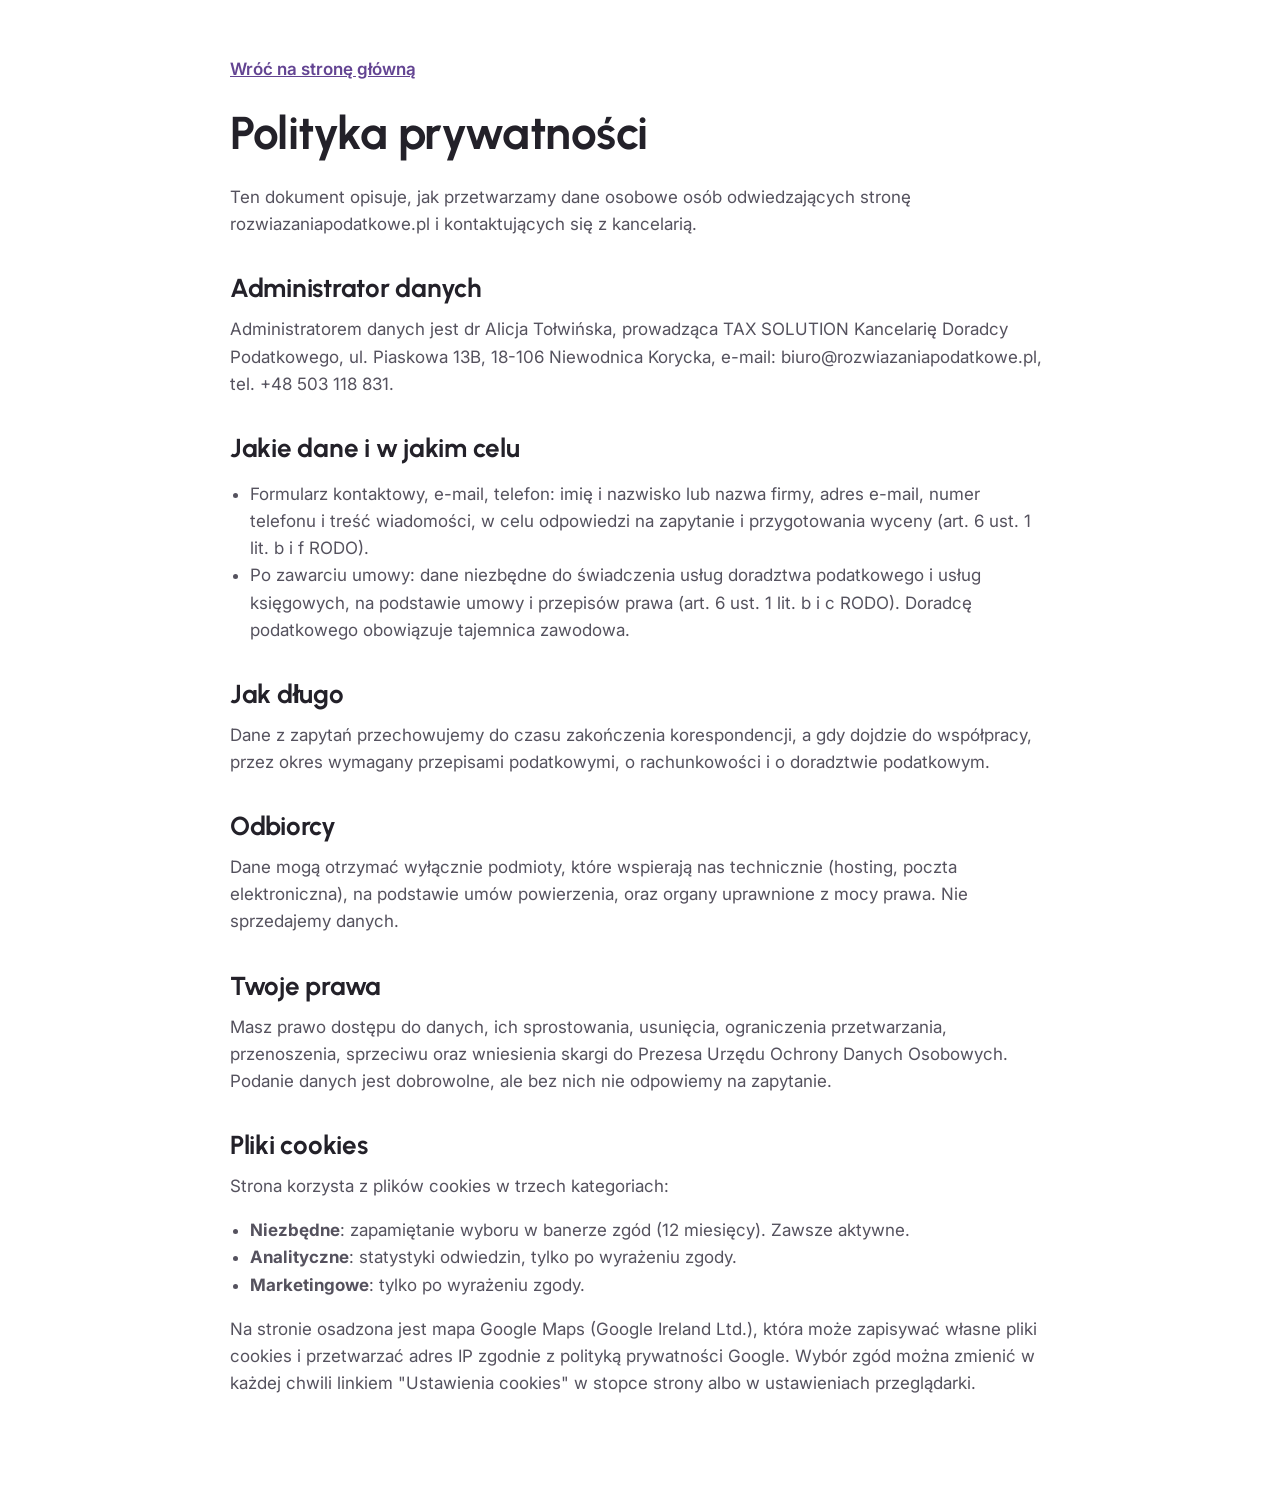
<file: polityka.html>
<!doctype html>
<html lang="pl">
<head>
<meta charset="utf-8">
<meta name="viewport" content="width=device-width,initial-scale=1">
<meta name="robots" content="noindex,nofollow">
<title>Polityka prywatności - TAX SOLUTION dr Alicja Tołwińska</title>
<link rel="preconnect" href="https://fonts.googleapis.com">
<link rel="preconnect" href="https://fonts.gstatic.com" crossorigin>
<link href="https://fonts.googleapis.com/css2?family=Inter:wght@400;500;600&family=Urbanist:wght@600;700;800&display=swap" rel="stylesheet">
<link rel="stylesheet" href="styl.css">
<style>
.pol{padding:56px 0 80px}
.pol .wrap{max-width:820px}
.pol h1{font-size:clamp(32px,4vw,46px);margin-bottom:24px}
.pol h2{font-size:26px;margin:36px 0 12px}
.pol p,.pol li{color:var(--tekst2)}
.pol ul{padding-left:20px}
.wroc{display:inline-block;margin-bottom:24px;font-weight:600}
</style>
</head>
<body>
<main class="pol">
  <div class="wrap">
    <a class="wroc" href="index.html">Wróć na stronę główną</a>
    <h1>Polityka prywatności</h1>
    <p>Ten dokument opisuje, jak przetwarzamy dane osobowe osób odwiedzających stronę rozwiazaniapodatkowe.pl i kontaktujących się z kancelarią.</p>

    <h2>Administrator danych</h2>
    <p>Administratorem danych jest dr Alicja Tołwińska, prowadząca TAX SOLUTION Kancelarię Doradcy Podatkowego, ul. Piaskowa 13B, 18-106 Niewodnica Korycka, e-mail: biuro@rozwiazaniapodatkowe.pl, tel. +48 503 118 831.</p>

    <h2>Jakie dane i w jakim celu</h2>
    <ul>
      <li>Formularz kontaktowy, e-mail, telefon: imię i nazwisko lub nazwa firmy, adres e-mail, numer telefonu i treść wiadomości, w celu odpowiedzi na zapytanie i przygotowania wyceny (art. 6 ust. 1 lit. b i f RODO).</li>
      <li>Po zawarciu umowy: dane niezbędne do świadczenia usług doradztwa podatkowego i usług księgowych, na podstawie umowy i przepisów prawa (art. 6 ust. 1 lit. b i c RODO). Doradcę podatkowego obowiązuje tajemnica zawodowa.</li>
    </ul>

    <h2>Jak długo</h2>
    <p>Dane z zapytań przechowujemy do czasu zakończenia korespondencji, a gdy dojdzie do współpracy, przez okres wymagany przepisami podatkowymi, o rachunkowości i o doradztwie podatkowym.</p>

    <h2>Odbiorcy</h2>
    <p>Dane mogą otrzymać wyłącznie podmioty, które wspierają nas technicznie (hosting, poczta elektroniczna), na podstawie umów powierzenia, oraz organy uprawnione z mocy prawa. Nie sprzedajemy danych.</p>

    <h2>Twoje prawa</h2>
    <p>Masz prawo dostępu do danych, ich sprostowania, usunięcia, ograniczenia przetwarzania, przenoszenia, sprzeciwu oraz wniesienia skargi do Prezesa Urzędu Ochrony Danych Osobowych. Podanie danych jest dobrowolne, ale bez nich nie odpowiemy na zapytanie.</p>

    <h2 id="cookies">Pliki cookies</h2>
    <p>Strona korzysta z plików cookies w trzech kategoriach:</p>
    <ul>
      <li><b>Niezbędne</b>: zapamiętanie wyboru w banerze zgód (12 miesięcy). Zawsze aktywne.</li>
      <li><b>Analityczne</b>: statystyki odwiedzin, tylko po wyrażeniu zgody.</li>
      <li><b>Marketingowe</b>: tylko po wyrażeniu zgody.</li>
    </ul>
    <p>Na stronie osadzona jest mapa Google Maps (Google Ireland Ltd.), która może zapisywać własne pliki cookies i przetwarzać adres IP zgodnie z polityką prywatności Google. Wybór zgód można zmienić w każdej chwili linkiem "Ustawienia cookies" w stopce strony albo w ustawieniach przeglądarki.</p>
  </div>
</main>
</body>
</html>
</file>
<file: styl.css>
:root{
  --fiolet:#634492;
  --fiolet-ciemny:#2B1D45;
  --fiolet-stopka:#221735;
  --fiolet-jasny:#B9A6DA;
  --grafit:#434242;
  --szary:#898989;
  --jasnoszary:#B2B3B3;
  --sekcja:#F2F2F5;
  --linia:#DEDDE5;
  --tekst:#232129;
  --tekst2:#55525E;
  --nag:76px;
  --szer:1200px;
}
*{box-sizing:border-box}
html{scroll-behavior:smooth;scroll-padding-top:calc(var(--nag) + 8px);-webkit-text-size-adjust:100%}
body{margin:0;background:#FFFFFF;color:var(--tekst);font:17px/1.6 Inter,system-ui,-apple-system,"Segoe UI",Roboto,sans-serif;overflow-x:hidden}
img{max-width:100%;display:block}
a{color:var(--fiolet)}
h1,h2,h3,h4{font-family:Urbanist,Inter,sans-serif;line-height:1.15;margin:0;color:var(--tekst);font-weight:700;letter-spacing:-.01em}
h2{font-size:clamp(30px,3.4vw,46px);margin-bottom:18px}
h3{font-size:21px}
p{margin:0 0 14px}
.wrap{width:min(var(--szer),100% - 48px);margin-inline:auto}
@media (min-width:1800px){:root{--szer:1380px}body{font-size:18px}}
.btn{display:inline-flex;align-items:center;justify-content:center;min-height:52px;padding:0 28px;border-radius:6px;font:600 16px/1 Inter,sans-serif;text-decoration:none;border:2px solid transparent;cursor:pointer;transition:background .2s,color .2s,border-color .2s}
.btn-fiolet{background:var(--fiolet);color:#fff}
.btn-fiolet:hover{background:#523781}
.btn-bialy{background:#fff;color:var(--fiolet-ciemny)}
.btn-bialy:hover{background:#ECE6F6}
.btn-obrys{background:#fff;color:var(--fiolet);border-color:var(--fiolet)}
.link-btn{background:none;border:0;padding:0;font:inherit;color:inherit;text-decoration:underline;cursor:pointer}

/* nagłówek */
.naglowek{position:sticky;top:0;z-index:50;background:#fff;box-shadow:0 1px 0 var(--linia)}
.nag-in{display:flex;align-items:center;gap:28px;height:var(--nag)}
.logo{display:block;flex:none;line-height:0}
.logo svg{width:142px;height:60px}
.menu{display:flex;gap:4px;margin-left:auto}
.menu a{position:relative;padding:10px 12px;color:var(--grafit);text-decoration:none;font-weight:500;font-size:15.5px;white-space:nowrap}
.menu a::after{content:"";position:absolute;left:50%;bottom:0;width:8px;height:8px;margin-left:-4px;border-radius:50%;background:var(--fiolet);transform:scale(0);transition:transform .2s}
.menu a:hover{color:var(--fiolet)}
.menu a.akt{color:var(--fiolet)}
.menu a.akt::after{transform:scale(1)}
.nag-tel{display:inline-flex;align-items:center;gap:8px;flex:none;color:var(--fiolet);font-weight:600;text-decoration:none;border:2px solid var(--fiolet);border-radius:6px;padding:9px 14px}
.nag-tel svg{width:20px;height:20px}
.nag-tel:hover{background:var(--fiolet);color:#fff}
.burger{display:none;width:46px;height:46px;border:0;background:none;padding:11px;cursor:pointer}
.burger span{display:block;height:2px;background:var(--grafit);margin:6px 0;transition:transform .2s,opacity .2s}
.burger[aria-expanded="true"] span:nth-child(1){transform:translateY(8px) rotate(45deg)}
.burger[aria-expanded="true"] span:nth-child(2){opacity:0}
.burger[aria-expanded="true"] span:nth-child(3){transform:translateY(-8px) rotate(-45deg)}

/* pierwszy ekran */
.hero{position:relative;display:flex;flex-direction:column;justify-content:center;min-height:calc(100svh - var(--nag));background:var(--fiolet-ciemny);overflow:hidden}
.hero-foto{position:absolute;inset:0}
.hero-foto img{width:100%;height:100%;object-fit:cover;object-position:62% 60%}
.hero-foto::after{content:"";position:absolute;inset:0;background:linear-gradient(90deg,rgba(43,29,69,.96) 0%,rgba(43,29,69,.9) 30%,rgba(43,29,69,.55) 52%,rgba(43,29,69,.08) 75%,rgba(43,29,69,0) 100%)}
.hero-kropki{position:absolute;z-index:1;right:7%;top:52%;height:min(50vh,480px);width:auto;transform:translateY(-50%);overflow:visible}
.hero-kropki circle:nth-child(1){fill:rgba(255,255,255,.42)}
.hero-kropki circle:nth-child(2){fill:rgba(255,255,255,.62)}
.hero-kropki circle:nth-child(3){fill:var(--fiolet);opacity:.94}
.hero-in{position:relative;z-index:2;padding:72px 0}
.hero-tekst{max-width:640px}
.hero h1{color:#fff;font-size:clamp(40px,4.3vw,66px);font-weight:800;line-height:1.06;margin-bottom:24px}
.hero .lead{color:#E6E0F0;font-size:clamp(17px,1.25vw,20px);line-height:1.6;margin-bottom:34px;max-width:580px}
.hero .btn{min-height:56px;padding:0 32px;font-size:17px}
@media (min-width:1800px){.hero-tekst{max-width:760px}.hero .lead{max-width:660px}}

/* sekcje */
.sekcja{padding:96px 0}
.sek-glowa{max-width:780px;margin-bottom:44px}
.sek-glowa p{color:var(--tekst2);font-size:18px}

/* kancelaria */
.kan-siatka{display:grid;grid-template-columns:minmax(0,1.25fr) minmax(0,1fr);gap:64px;align-items:start}
.kan-tekst p{color:var(--tekst2)}
.kan-tekst h3{margin:30px 0 14px}
.kropki-lista{list-style:none;margin:0;padding:0}
.kropki-lista li{position:relative;padding:0 0 10px 28px;color:var(--tekst2)}
.kropki-lista li::before{content:"";position:absolute;left:0;top:.45em;width:12px;height:12px;border-radius:50%;background:var(--fiolet);box-shadow:-5px 9px 0 -3px var(--szary)}
.kan-bok{background:var(--sekcja);padding:40px;border-top:4px solid var(--fiolet)}
.kan-bok h3{margin-bottom:22px}
.sciezka{list-style:none;margin:0 0 30px;padding:0}
.sciezka li{position:relative;padding:0 0 18px 30px;color:var(--tekst2);font-size:16px}
.sciezka li b{display:block;color:var(--tekst);font-family:Urbanist,sans-serif;font-size:18px;margin-bottom:2px}
.sciezka li::before{content:"";position:absolute;left:0;top:.35em;width:14px;height:14px;border-radius:50%;background:var(--jasnoszary)}
.sciezka li:nth-child(2)::before{background:var(--szary)}
.sciezka li:nth-child(3)::before{background:var(--fiolet)}
.kan-bok blockquote{margin:0;padding-top:24px;border-top:1px solid var(--linia);font-family:Urbanist,sans-serif;font-size:20px;line-height:1.4;font-weight:600;color:var(--fiolet-ciemny)}
.kan-bok cite{display:block;margin-top:10px;font:500 15px Inter,sans-serif;font-style:normal;color:var(--tekst2)}

/* kropki obszarów (rosną jak w logo) */
.kr{display:inline-block;flex:none;border-radius:50%;background:var(--fiolet);vertical-align:middle}
.kr1{width:12px;height:12px;background:var(--jasnoszary)}
.kr2{width:17px;height:17px;background:var(--szary)}
.kr3{width:22px;height:22px;background:#7B63A8}
.kr4{width:28px;height:28px;background:var(--fiolet)}

/* usługi */
.uslugi{background:var(--sekcja)}
.obszary{display:grid;grid-template-columns:repeat(2,minmax(0,1fr));gap:24px}
.obszar{background:#fff;padding:36px 38px 28px}
.obszar h3{display:flex;align-items:center;gap:14px;font-size:24px;margin-bottom:18px;min-height:30px}
.obszar ul{list-style:none;margin:0;padding:0}
.obszar li{padding:11px 0;border-top:1px solid var(--linia);color:var(--tekst2);font-size:16px;line-height:1.5}
.obszar li:first-child{border-top:0}

/* kontrole */
.kontrole{position:relative;background:var(--fiolet-ciemny);color:#fff;overflow:hidden}
.kontrole::before{content:"";position:absolute;inset:0;background:url(img/szklo.webp) center/cover;opacity:.14}
.kon-siatka{position:relative;display:grid;grid-template-columns:minmax(0,1fr) minmax(0,1fr);gap:64px;align-items:center}
.kontrole h2{color:#fff}
.kon-lead{color:#DDD5EA;font-size:19px;margin-bottom:30px}
.kon-lista{list-style:none;margin:0;padding:0}
.kon-lista li{position:relative;padding:22px 0 22px 44px;border-top:1px solid rgba(255,255,255,.18);color:#D2C9E2;font-size:16px}
.kon-lista li:last-child{border-bottom:1px solid rgba(255,255,255,.18)}
.kon-lista li b{display:block;color:#fff;font-family:Urbanist,sans-serif;font-size:21px;margin-bottom:4px}
.kon-lista li::before{content:"";position:absolute;left:0;top:28px;width:20px;height:20px;border-radius:50%;background:var(--fiolet);box-shadow:0 0 0 3px rgba(255,255,255,.85)}

/* biuro */
.ceny{display:grid;grid-template-columns:repeat(3,minmax(0,1fr));gap:24px}
.cena{border:1px solid var(--linia);border-top:4px solid var(--fiolet);padding:30px 32px}
.cena h3{font-size:21px;margin-bottom:4px}
.cena p{color:var(--tekst2);margin-bottom:22px}
.cena strong{display:block;font-family:Urbanist,sans-serif;font-size:40px;font-weight:800;color:var(--fiolet);line-height:1}
.cena small{font-size:17px;font-weight:600;color:var(--tekst2)}

/* e-doradztwo */
.edor{background:var(--sekcja)}
.edor-siatka{display:grid;grid-template-columns:minmax(0,.9fr) minmax(0,1.1fr);gap:64px;align-items:center}
.edor p{color:var(--tekst2);font-size:18px;margin-bottom:28px}
.kroki{list-style:none;margin:0;padding:0}
.kroki li{display:flex;align-items:center;gap:22px;padding:18px 0;border-top:1px solid var(--linia)}
.kroki li:first-child{border-top:0}
.kroki .kr{margin:0 calc((28px - var(--d,28px))/2)}
.kroki .kr1{--d:12px}.kroki .kr2{--d:17px}.kroki .kr3{--d:22px}
.kroki b{display:block;font-family:Urbanist,sans-serif;font-size:20px;color:var(--tekst)}
.kroki div{color:var(--tekst2);font-size:16px}

/* zespół */
.sek-glowa-strz{display:flex;align-items:flex-end;justify-content:space-between;gap:24px;max-width:none}
.sek-glowa-strz p{max-width:640px;margin:0}
.strzalki{display:flex;gap:10px;flex:none}
.strz{width:52px;height:52px;border-radius:50%;border:2px solid var(--fiolet);background:#fff;color:var(--fiolet);cursor:pointer;display:grid;place-items:center}
.strz:hover{background:var(--fiolet);color:#fff}
.strz svg{width:22px;height:22px}
.karty{display:grid;grid-auto-flow:column;grid-auto-columns:calc((100% - 66px)/4);gap:22px;overflow-x:auto;scroll-snap-type:x mandatory;scrollbar-width:none;padding-bottom:6px;cursor:grab;user-select:none}
.karty::-webkit-scrollbar{display:none}
.karty.ciagnie{cursor:grabbing;scroll-snap-type:none}
.karta{scroll-snap-align:start;min-width:0}
.karta-foto{position:relative;aspect-ratio:2/3;background:#E9E9EB;overflow:hidden;margin-bottom:18px}
.karta-foto img{width:100%;height:100%;object-fit:cover;object-position:top;pointer-events:none}
.karta-foto::after{content:"";position:absolute;right:16px;bottom:50px;width:22px;height:22px;border-radius:50%;background:var(--fiolet);box-shadow:-18px 18px 0 -5px var(--szary),-30px 32px 0 -8px var(--jasnoszary)}
.karta h3{font-size:22px;margin-bottom:2px}
.karta .rola{color:var(--fiolet);font-weight:600;font-size:15px;margin-bottom:10px}
.karta p{color:var(--tekst2);font-size:15.5px}

/* kontakt */
.kontakt{background:var(--sekcja)}
.kontakt-siatka{display:grid;grid-template-columns:minmax(0,1fr) minmax(0,1fr);gap:56px;align-items:start}
.adres{font-size:18px;color:var(--tekst2)}
.adres b{color:var(--tekst)}
.kontakt-lista{list-style:none;margin:0 0 26px;padding:0}
.kontakt-lista li{display:grid;grid-template-columns:130px minmax(0,1fr);gap:12px;padding:12px 0;border-top:1px solid var(--linia);overflow-wrap:anywhere}
.kontakt-lista span{color:var(--tekst2);font-size:15px}
.kontakt-lista a{text-decoration:none;font-weight:600}
.mapa{aspect-ratio:16/10;background:#E3E3E8}
.mapa iframe{width:100%;height:100%;border:0;display:block}
.formularz{background:#fff;padding:40px}
.formularz h3{font-size:26px;margin-bottom:22px}
.formularz label{display:block;font-weight:500;font-size:15px;margin-bottom:16px;color:var(--tekst)}
.formularz input,.formularz select,.formularz textarea{display:block;width:100%;margin-top:6px;padding:13px 14px;border:1px solid #C9C7D3;border-radius:6px;font:16px Inter,sans-serif;color:var(--tekst);background:#fff}
.formularz input:focus,.formularz select:focus,.formularz textarea:focus{outline:2px solid var(--fiolet);outline-offset:0;border-color:var(--fiolet)}
.formularz .dwa{display:grid;grid-template-columns:minmax(0,1fr) minmax(0,1fr);gap:16px}
.formularz .zgoda{display:flex;gap:10px;align-items:flex-start;font-weight:400;color:var(--tekst2)}
.formularz .zgoda input{width:20px;height:20px;margin:2px 0 0;flex:none}
.form-info{margin:14px 0 0;color:var(--fiolet);font-weight:600;min-height:1.6em}

/* stopka */
.stopka{background:var(--fiolet-stopka);color:#C9C0D9;padding:64px 0 28px;font-size:15.5px;--logo-tekst:#fff;--logo-sub:#C9C0D9}
.stopka a{color:#fff;text-decoration:none}
.stopka a:hover{text-decoration:underline}
.stopka-gora{display:grid;grid-template-columns:minmax(0,1.4fr) minmax(0,1fr) minmax(0,1fr);gap:40px;padding-bottom:40px;border-bottom:1px solid rgba(255,255,255,.14)}
.stopka-marka p{max-width:380px;margin-top:18px}
.stopka-kol{display:flex;flex-direction:column;gap:9px;min-width:0;overflow-wrap:anywhere}
.stopka h4{color:#fff;font-size:18px;margin-bottom:6px}
.stopka-dol{display:flex;flex-wrap:wrap;gap:12px 28px;align-items:center;padding-top:24px}
.stopka-dol .wylinka-badge{margin-left:auto}

/* pasek mobilny */
.mob{display:none}

/* cookies */
.cookies{position:fixed;z-index:80;left:20px;bottom:20px;width:min(440px,calc(100% - 40px));background:#fff;color:var(--tekst);border:1px solid var(--linia);border-top:4px solid var(--fiolet);box-shadow:0 14px 40px rgba(34,23,53,.22);padding:22px;font-size:15px}
.cookies[hidden]{display:none}
.cookies p{margin-bottom:14px}
.cookies-ust label{display:flex;gap:8px;align-items:center;margin-bottom:8px}
.cookies-btn{display:flex;flex-wrap:wrap;gap:10px;align-items:center}
.cookies .btn{min-height:44px;padding:0 16px;font-size:15px}

/* niskie ekrany komputerów */
@media (min-width:761px) and (max-height:820px){
  .hero h1{font-size:clamp(36px,3.7vw,54px);margin-bottom:18px}
  .hero .lead{margin-bottom:26px}
  .hero-in{padding:40px 0}
}

/* tablet */
@media (max-width:1180px){
  .menu{display:none;position:absolute;top:var(--nag);left:0;right:0;flex-direction:column;gap:0;background:#fff;border-bottom:1px solid var(--linia);padding:8px 24px 18px;box-shadow:0 18px 30px rgba(34,23,53,.12)}
  .menu.otwarte{display:flex}
  .menu a{padding:14px 4px;font-size:17px;border-bottom:1px solid var(--linia)}
  .menu a::after{left:auto;right:6px;bottom:50%;margin:0 0 -4px}
  .burger{display:block}
  .nag-tel{margin-left:auto}
  .karty{grid-auto-columns:calc((100% - 44px)/3)}
}
@media (max-width:980px){
  .kan-siatka,.kon-siatka,.edor-siatka,.kontakt-siatka{grid-template-columns:minmax(0,1fr);gap:40px}
  .ceny{grid-template-columns:minmax(0,1fr)}
  .karty{grid-auto-columns:calc((100% - 22px)/2)}
  .stopka-gora{grid-template-columns:minmax(0,1fr) minmax(0,1fr)}
  .stopka-marka{grid-column:1/-1}
}

/* telefon */
@media (max-width:760px){
  :root{--nag:64px}
  body{font-size:16px}
  .wrap{width:min(var(--szer),100% - 32px)}
  .logo svg{width:98px;height:42px}
  .nag-tel{border:0;padding:8px;width:46px;height:46px;justify-content:center}
  .nag-tel span{display:none}
  .nag-tel svg{width:24px;height:24px}
  .burger{margin-left:0}
  .nag-in{gap:6px}

  .hero{justify-content:flex-start}
  .hero-foto{position:relative;inset:auto;flex:1 1 0;min-height:min(46vw,24svh);max-height:52svh;width:100%;align-self:stretch}
  .hero-foto img{position:absolute;inset:0;object-position:50% 70%}
  .hero-foto::after{background:linear-gradient(180deg,rgba(43,29,69,0) 55%,rgba(43,29,69,.85) 92%,var(--fiolet-ciemny) 100%)}
  .hero-kropki{right:16px;top:auto;bottom:10px;transform:none;height:min(20svh,120px)}
  .hero-in{flex:0 0 auto;padding:6px 0 28px}
  .hero h1{font-size:clamp(28px,8.4vw,38px);margin-bottom:14px;line-height:1.08}
  .hero .lead{font-size:clamp(15px,4.1vw,17px);line-height:1.5;margin-bottom:24px}
  .hero .btn{width:100%}

  .sekcja{padding:64px 0}
  .sek-glowa{margin-bottom:30px}
  .sek-glowa p,.edor p{font-size:16.5px}
  .kan-bok{padding:28px 22px}
  .obszary{grid-template-columns:minmax(0,1fr);gap:16px}
  .obszar{padding:26px 22px 18px}
  .obszar h3{font-size:21px}
  .cena{padding:24px 22px}
  .sek-glowa-strz{display:block}
  .strzalki{display:none}
  .karty{grid-auto-columns:78%;gap:16px}
  .kontakt-lista li{grid-template-columns:minmax(0,1fr);gap:2px}
  .formularz{padding:26px 20px}
  .formularz .dwa{grid-template-columns:minmax(0,1fr);gap:0}
  .stopka{padding:48px 0 96px}
  .stopka-gora{gap:28px 18px}
  .stopka-dol .wylinka-badge{margin-left:0}

  .mob{display:grid;grid-template-columns:minmax(0,1fr) minmax(0,1fr);gap:10px;position:fixed;z-index:60;left:0;right:0;bottom:0;padding:10px 16px calc(10px + env(safe-area-inset-bottom));background:#fff;border-top:1px solid var(--linia);transform:translateY(110%);transition:transform .25s}
  .mob.widac{transform:none}
  .mob .btn{min-height:48px;padding:0 10px}
  .cookies{left:12px;right:12px;bottom:12px;width:auto;padding:18px}
}
@media (max-width:760px) and (max-height:700px){
  .hero h1{font-size:clamp(26px,7.6vw,32px)}
  .hero .lead{font-size:15px;margin-bottom:24px}
}
@media (prefers-reduced-motion:reduce){html{scroll-behavior:auto}}
</file>
